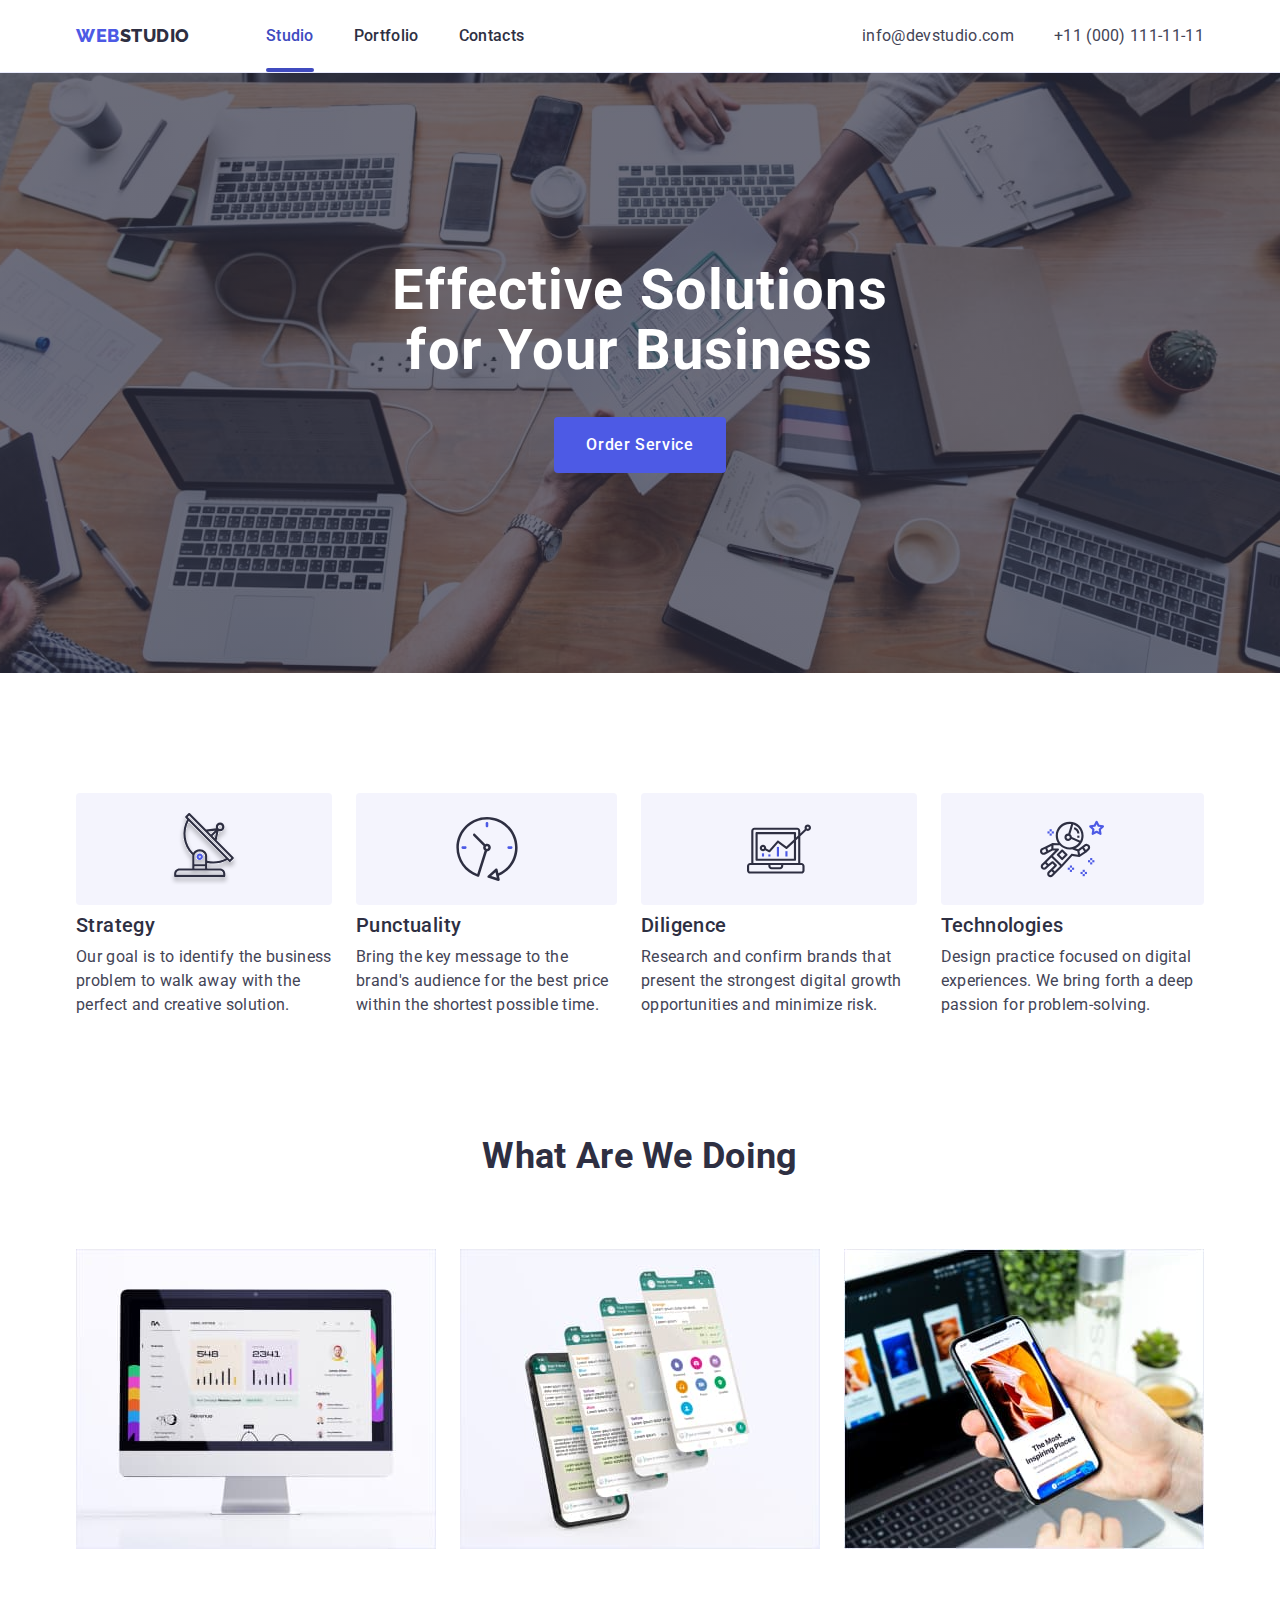
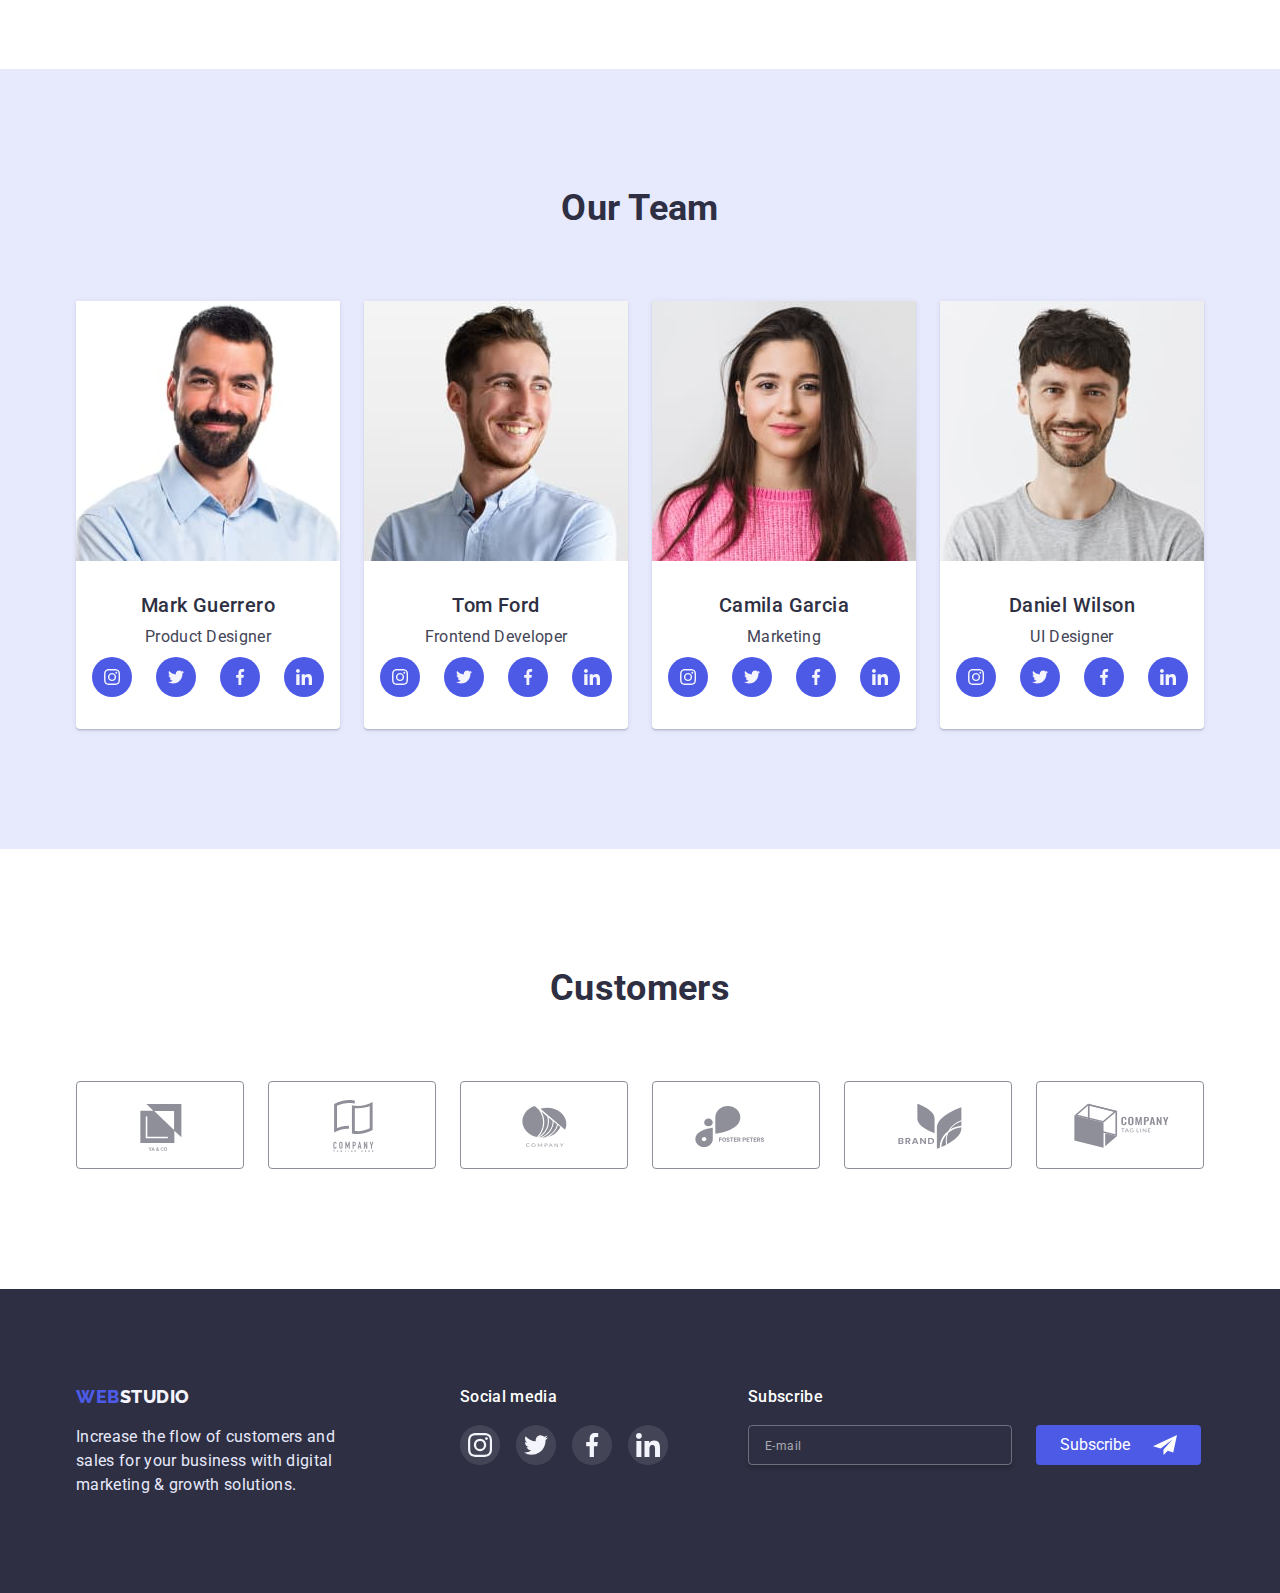
<file: index.html>
<!DOCTYPE html>
<html lang="en">

<head>
    <meta charset="UTF-8">
    <meta http-equiv="X-UA-Compatible" content="IE=edge">
    <meta name="viewport" content="width=device-width, initial-scale=1.0">
    <title>WebStudio</title>
    <link rel="preconnect" href="https://fonts.googleapis.com">
    <link rel="preconnect" href="https://fonts.gstatic.com" crossorigin>
    <link href="https://fonts.googleapis.com/css2?family=Raleway:wght@800&family=Roboto:wght@400;500;700;900&display=swap"
    rel="stylesheet">
    <link rel="stylesheet" href="https://cdnjs.cloudflare.com/ajax/libs/modern-normalize/1.1.0/modern-normalize.min.css">
    <link rel="stylesheet" href="./css/styles.css">
    <link rel="stylesheet" href="./css/mobile.css">
    <link rel="stylesheet" href="./css/tablet.css">
    <link rel="stylesheet" href="./css/desktop.css">
</head>
<body>  
    <header class="page-header">
        <div class="container head-list">
            <div class="mobile-header">
                <a href="./index.html" class="logo">
                    <span class="logo-web">Web</span>Studio
                </a>
                <button type="button" class="btn-menu-burger js-open-menu">
                    <svg class="btn-mobile" width="32" height="32" aria-label="Mobile menu switcher">
                        <use class="icon-burger" href="./images/icons.svg/sprite.svg#icon-tttt"></use>
                    </svg>
                </button>
            </div>
            <div class="changeble-menu">
                <nav class="head-nav">
                    <ul class="site-nav list">
                        <li class="chapter"><a href="./index.html" class="link current">Studio</a></li>
                        <li class="chapter"><a href="./portfolio.html" class="link">Portfolio</a></li>
                        <li class="chapter"><a href="" class="link">Contacts</a></li>
                    </ul>
                </nav>
            </div>
            <div class="contact-address">
                <address class="head-address">
                    <ul class="address-nav list">
                        <li class="chapter"><a href="mailto:info@devstudio.com" class="ping">info@devstudio.com</a></li>
                        <li class="chapter telephone"><a href="tel:+110001111111" class="ping">+11 (000) 111-11-11</a></li>
                    </ul>
                </address>
            </div>
        </div>
    </header>

    <main>
        <section class="section hero">
            <div class="container">
                <h1 class="main-title">Effective Solutions for Your Business</h1>
                <button type="button" class="push" data-modal-open>Order Service</button>
            </div>
        </section>
        
        <section class="section odds">
            <div class="container">
                <h2 class="section-title visually-hidden">Our advantages</h2>
                <ul class="advantages list">
                    <li class="chapter skill">
                        
                        <h3 class="section-item">Strategy</h3>
                        <p class="item-description skills"
                            >Our goal is to identify the business problem to walk away with the perfect and creative solution.</p
                        >
                    </li>
                    <li class="chapter skill">
                        
                        <h3 class="section-item">Punctuality</h3>
                        <p class="item-description skills"
                            >Bring the key message to the brand's audience for the best price within the shortest possible time.</p
                        >
                    </li>
                    <li class="chapter skill">
                        
                        <h3 class="section-item">Diligence</h3>
                        <p class="item-description skills"
                            >Research and confirm brands that present the strongest digital growth opportunities and minimize risk.
                        </p>
                    </li>
                    <li class="chapter skill">
                        
                        <h3 class="section-item">Technologies</h3>
                        <p class="item-description skills"
                            >Design practice focused on digital experiences. We bring forth a deep passion for problem-solving.</p
                        >
                    </li>
                </ul>
            </div>
        </section>
        
        <section class="section work">
            <div class="container">
                <h2 class="section-title">What Are We Doing</h2>
                <ul class="work-nav list">
                    <li class="chapter">
                        <img
                        srcset="./images/doing1-1x.jpg 1x,
                                ./images/doing1-2x.jpg 2x"
                        src="./images/doing1.jpg" alt="profile" width="360" height="300">
                    </li>
                    <li class="chapter">
                        <img
                        srcset="./images/doing2-1x.jpg 1x,
                                ./images/doing2-2x.jpg 2x"
                        src="./images/doing2.jpg" alt="apps" width="360" height="300">
                    </li>
                    <li class="chapter">
                        <img
                        srcset="./images/doing3-1x.jpg 1x,
                                ./images/doing3-2x.jpg 2x"
                        src="./images/doing3.jpg" alt="pictures" width="360" height="300">
                    </li>
                </ul>
            </div>
        </section>
        
        <section class="section tint">
            <div class="container">
                <h2 class="section-title">Our Team</h2>
                <ul class="team-nav list">
                    <li class="chapter">
                        <img
                        srcset="./images/team1-1x.jpg 1x,
                                ./images/team1-2x.jpg 2x"                     
                        src="./images/team1.jpg" alt="Mark Guerrero" width="264" height="260">
                        <div class="team-name">
                            <h3 class="section-item trek">Mark Guerrero</h3>
                            <p class="item-description">Product Designer</p>
                            <ul class="team-link">
                                <li class="team-social">
                                    <a href="" class="btn-social">
                                        <svg class="icon-team-social">
                                            <use href="./images/icons.svg/sprite.svg#icon-instagram"></use>
                                        </svg>
                                    </a>
                                </li>
                                <li class="team-social">
                                    <a href="" class="btn-social">
                                        <svg class="icon-team-social">
                                            <use href="./images/icons.svg/sprite.svg#icon-twitter"></use>
                                        </svg>
                                    </a>
                                </li>
                                <li class="team-social">
                                    <a href="" class="btn-social">
                                        <svg class="icon-team-social">
                                            <use href="./images/icons.svg/sprite.svg#icon-facebook"></use>
                                        </svg>
                                    </a>
                                </li>
                                <li class="team-social">
                                    <a href="" class="btn-social">
                                        <svg class="icon-team-social">
                                            <use href="./images/icons.svg/sprite.svg#icon-linkedin"></use>
                                        </svg>
                                    </a>
                                </li>
                            </ul>
                        </div>
                    </li>
                    <li class="chapter">
                        <img
                        srcset="./images/team2-1x.jpg 1x,
                                ./images/team2-2x.jpg 2x"
                        src="./images/team2.jpg" alt="Tom Ford" width="264" height="260">
                        <div class="team-name">
                            <h3 class="section-item trek">Tom Ford</h3>
                            <p class="item-description">Frontend Developer</p>
                            <ul class="team-link">
                                <li class="team-social">
                                    <a href="" class="btn-social">
                                        <svg class="icon-team-social">
                                            <use href="./images/icons.svg/sprite.svg#icon-instagram"></use>
                                        </svg>
                                    </a>
                                </li>
                                <li class="team-social">
                                    <a href="" class="btn-social">
                                        <svg class="icon-team-social">
                                            <use href="./images/icons.svg/sprite.svg#icon-twitter"></use>
                                        </svg>
                                    </a>
                                </li>
                                <li class="team-social">
                                    <a href="" class="btn-social">
                                        <svg class="icon-team-social">
                                            <use href="./images/icons.svg/sprite.svg#icon-facebook"></use>
                                        </svg>
                                    </a>
                                </li>
                                <li class="team-social">
                                    <a href="" class="btn-social">
                                        <svg class="icon-team-social">
                                            <use href="./images/icons.svg/sprite.svg#icon-linkedin"></use>
                                        </svg>
                                    </a>
                                </li>
                            </ul>
                        </div>
                    </li>
                    <li class="chapter">
                        <img
                        srcset="./images/team3-1x.jpg 1x,
                                ./images/team3-2x.jpg 2x"
                        src="./images/team3.jpg" alt="Camila Garcia" width="264" height="260">
                        <div class="team-name">
                            <h3 class="section-item trek">Camila Garcia</h3>
                            <p class="item-description">Marketing</p>
                            <ul class="team-link">
                                <li class="team-social">
                                    <a href="" class="btn-social">
                                        <svg class="icon-team-social">
                                            <use href="./images/icons.svg/sprite.svg#icon-instagram"></use>
                                        </svg>
                                    </a>
                                </li>
                                <li class="team-social">
                                    <a href="" class="btn-social">
                                        <svg class="icon-team-social">
                                            <use href="./images/icons.svg/sprite.svg#icon-twitter"></use>
                                        </svg>
                                    </a>
                                </li>
                                <li class="team-social">
                                    <a href="" class="btn-social">
                                        <svg class="icon-team-social">
                                            <use href="./images/icons.svg/sprite.svg#icon-facebook"></use>
                                        </svg>
                                    </a>
                                </li>
                                <li class="team-social">
                                    <a href="" class="btn-social">
                                        <svg class="icon-team-social">
                                            <use href="./images/icons.svg/sprite.svg#icon-linkedin"></use>
                                        </svg>
                                    </a>
                                </li>
                            </ul>
                        </div>
                    </li>
                    <li class="chapter">
                        <img
                        srcset="./images/team4-1x.jpg 1x,
                                ./images/team4-2x.jpg 2x"
                        src="./images/team4.jpg" alt="Daniel Wilson" width="264" height="260">
                        <div class="team-name">
                            <h3 class="section-item trek">Daniel Wilson</h3>
                            <p class="item-description">UI Designer</p>
                            <ul class="team-link">
                                <li class="team-social">
                                    <a href="" class="btn-social">
                                        <svg class="icon-team-social">
                                            <use href="./images/icons.svg/sprite.svg#icon-instagram"></use>
                                        </svg>
                                    </a>
                                </li>
                                <li class="team-social">
                                    <a href="" class="btn-social">
                                        <svg class="icon-team-social">
                                            <use href="./images/icons.svg/sprite.svg#icon-twitter"></use>
                                        </svg>
                                    </a>
                                </li>
                                <li class="team-social">
                                    <a href="" class="btn-social">
                                        <svg class="icon-team-social">
                                            <use href="./images/icons.svg/sprite.svg#icon-facebook"></use>
                                        </svg>
                                    </a>
                                </li>
                                <li class="team-social">
                                    <a href="" class="btn-social">
                                        <svg class="icon-team-social">
                                            <use href="./images/icons.svg/sprite.svg#icon-linkedin"></use>
                                        </svg>
                                    </a>
                                </li>
                            </ul>
                        </div>
                    </li>
                </ul>
            </div>
        </section>

        <section class="section customers">
            <div class="container">
                <h2 class="section-title">Customers</h2>
                <ul class="clients-list">
                    <li class="client">
                        <a href="" class="client-page">
                            <svg class="client-icon" width="104" height="56">
                                <use href="./images/icons.svg/sprite.svg#icon-logo-1"></use>
                            </svg>
                        </a>
                    </li>
                    <li class="client">
                        <a href="" class="client-page">
                            <svg class="client-icon" width="104" height="56">
                                <use href="./images/icons.svg/sprite.svg#icon-logo-2"></use>
                            </svg>
                        </a>
                    </li>
                    <li class="client">
                        <a href="" class="client-page">
                            <svg class="client-icon" width="104" height="56">
                                <use href="./images/icons.svg/sprite.svg#icon-logo-3"></use>
                            </svg>
                        </a>
                    </li>
                    <li class="client">
                        <a href="" class="client-page">
                            <svg class="client-icon" width="104" height="56">
                                <use href="./images/icons.svg/sprite.svg#icon-logo-4"></use>
                            </svg>
                        </a>
                    </li>
                    <li class="client">
                        <a href="" class="client-page">
                            <svg class="client-icon" width="104" height="56">
                                <use href="./images/icons.svg/sprite.svg#icon-logo-5"></use>
                            </svg>
                        </a>
                    </li>
                    <li class="client">
                        <a href="" class="client-page">
                            <svg class="client-icon" width="104" height="56">
                                <use href="./images/icons.svg/sprite.svg#icon-logo-6"></use>
                            </svg>
                        </a>
                    </li>
                </ul>
            </div>
        </section>
    </main>

    <footer class="section foot">
        <div class="container foot-info">
            <div class="foot-logo-end">
                <a href="./index.html" class="logo foot-part">
                    <span class="logo-web">Web</span>Studio</a>
                <p class="item-description">Increase the flow of customers and sales for your business with digital marketing & growth
                    solutions.</p>
            </div>

            <div class="foot-social-links">
                <p class="media">Social media</p>
                <ul class="social-list">
                    <li class="social-item">
                        <a href="" class="foot-link-back">
                            <svg class="foot-link-sign" width="24px" height="24px">
                                <use href="./images/icons.svg/sprite.svg#icon-instagram"></use>
                            </svg>
                        </a>
                    </li>
                    <li class="social-item">
                        <a href="" class="foot-link-back">
                            <svg class="foot-link-sign" width="24px" height="24px">
                                <use href="./images/icons.svg/sprite.svg#icon-twitter"></use>
                            </svg>
                        </a>
                    </li>
                    <li class="social-item">
                        <a href="" class="foot-link-back">
                            <svg class="foot-link-sign" width="24px" height="24px">
                                <use href="./images/icons.svg/sprite.svg#icon-facebook"></use>
                            </svg>
                        </a>
                    </li>
                    <li class="social-item">
                        <a href="" class="foot-link-back">
                            <svg class="foot-link-sign" width="24px" height="24px">
                                <use href="./images/icons.svg/sprite.svg#icon-linkedin"></use>
                            </svg>
                        </a>
                    </li>
                </ul>
            </div>

            <form class="subscribe-form" autocomplete="off">
                <p class="media">Subscribe</p>
                <div class="subscribe-field">
                    <label class="subscribe-label">
                        <input type="email" name="email" class="subscribe-input" placeholder="E-mail">
                    </label>
                    <button type="submit" class="btn-subscribe">
                        Subscribe
                        <svg class="subscribe-icon" width="24" height="24">
                            <use href="./images/icons.svg/sprite.svg#icon-3333lusy"></use>
                        </svg>
                    </button>
                </div>
            </form>
        </div>   
    </footer>

    <!-- Modal -->
    <div class="backdrop is-hidden" data-modal>
        <div class="modal">
            <button type="button" class="modal-close" data-modal-close>
                <svg class="btn-modal" width="8" height="8">
                    <use href="./images/icons.svg/sprite.svg#icon-xrestuk"></use>
                </svg>
            </button>
            <form autocomplete="off">
                <b class="modal-topic">Leave your contacts and we will call you back</b>
                <label class="modal-item">
                    <span class="input-name">Name</span>
                    <input type="text" name="name">
                    <span class="person-input">
                        <svg class="input-icon" width="18" height="24">
                            <use href="./images/icons.svg/sprite.svg#icon-persoma"></use>
                        </svg>
                    </span>
                </label>

                <label class="modal-item">
                    <span class="input-name">Phone</span>
                    <input type="tel" name="tel">
                    <span class="person-input">
                        <svg class="input-icon" width="18" height="24">
                            <use href="./images/icons.svg/sprite.svg#icon-tel111"></use>
                        </svg>
                    </span>
                </label>

                <label class="modal-item">
                    <span class="input-name">Email</span>
                    <input type="email" name="email" autocomplete="on">
                    <span class="person-input">
                        <svg class="input-icon" width="18" height="24">
                            <use href="./images/icons.svg/sprite.svg#icon-em222"></use>
                        </svg>
                    </span>
                </label>

                <label class="modal-item comment">
                    <span class="input-name">Comment</span>
                    <textarea name="comment" placeholder="Text input"></textarea>
                </label>

                <label class="modal-policy">
                    <input class="checkbox" type="checkbox" name="privacy policy">
                    <span class="logo-check">
                        <svg class="check" width="10" height="8">
                            <use href="./images/icons.svg/sprite.svg#icon-11111galo"></use>
                        </svg>
                    </span>
                I accept the terms and conditions of the <span>
                    <a href="#">Privacy Policy</a>
                </span>
                </label>

                <button type="submit" class="btn-send">Send</button>
            </form>
        </div>
    </div>

    <!-- Mobile menu -->
    <div class="mobile-menu js-menu-container">

        <!-- Mobile menu's button close -->
        <div class="mobile-btn-close">
            <button type="button" class="btn-menu-close js-close-menu">
                <svg class="btn-cross" width="8" height="8" aria-label="Mobile menu switcher">
                    <use class="icon-cross" href="./images/icons.svg/sprite.svg#icon-xrestuk"></use>
                </svg>
            </button>
        </div>

        <!-- Mobile menu's navigation -->
        <div class="mobile-navigation">
            <nav class="mob-nav">
                <ul class="mob-list list">
                    <li class="chapter"><a href="./index.html" class="link current mob-menu-open">Studio</a></li>
                    <li class="chapter"><a href="./portfolio.html" class="link ">Portfolio</a></li>
                    <li class="chapter"><a href="" class="link">Contacts</a></li>
                </ul>
            </nav>   
        </div>
        
        <!-- Mobile menu's address & social -->
        <div class="mobile-social">
            <address class="menu-address">
                <ul class="address-mob list">
                    <li class="chapter menu-mail">
                        <a href="mailto:info@devstudio.com" class="ping-mob">info@devstudio.com</a>
                    </li>
                    <li class="chapter menu-tel">
                        <a href="tel:+110001111111" class="ping-mob mobil">+11 (000) 111-11-11</a>
                    </li>
                </ul>
            
                <ul class="mob-social-list">
                    <li class="chapter-social">
                        <a href="" class="mobile-link">
                            <svg class="mob-social-icon" width="24" height="24">
                                <use href="./images/icons.svg/sprite.svg#icon-instagram"></use>
                            </svg>
                        </a>
                    </li>
                    <li class="chapter-social">
                        <a href="" class="mobile-link">
                            <svg class="mob-social-icon" width="24" height="24">
                                <use href="./images/icons.svg/sprite.svg#icon-twitter"></use>
                            </svg>
                        </a>
                    </li>
                    <li class="chapter-social">
                        <a href="" class="mobile-link">
                            <svg class="mob-social-icon" width="24" height="24">
                                <use href="./images/icons.svg/sprite.svg#icon-facebook"></use>
                            </svg>
                        </a>
                    </li>
                    <li class="chapter-social">
                        <a href="" class="mobile-link">
                            <svg class="mob-social-icon" width="24" height="24">
                                <use href="./images/icons.svg/sprite.svg#icon-linkedin"></use>
                            </svg>
                        </a>
                    </li>
                </ul>
            </address>
        </div>
    </div>

    <script src="./js/modal.js"></script>
    <script src="./js/mobile-menu.js"></script>
</body>
</html>
</file>
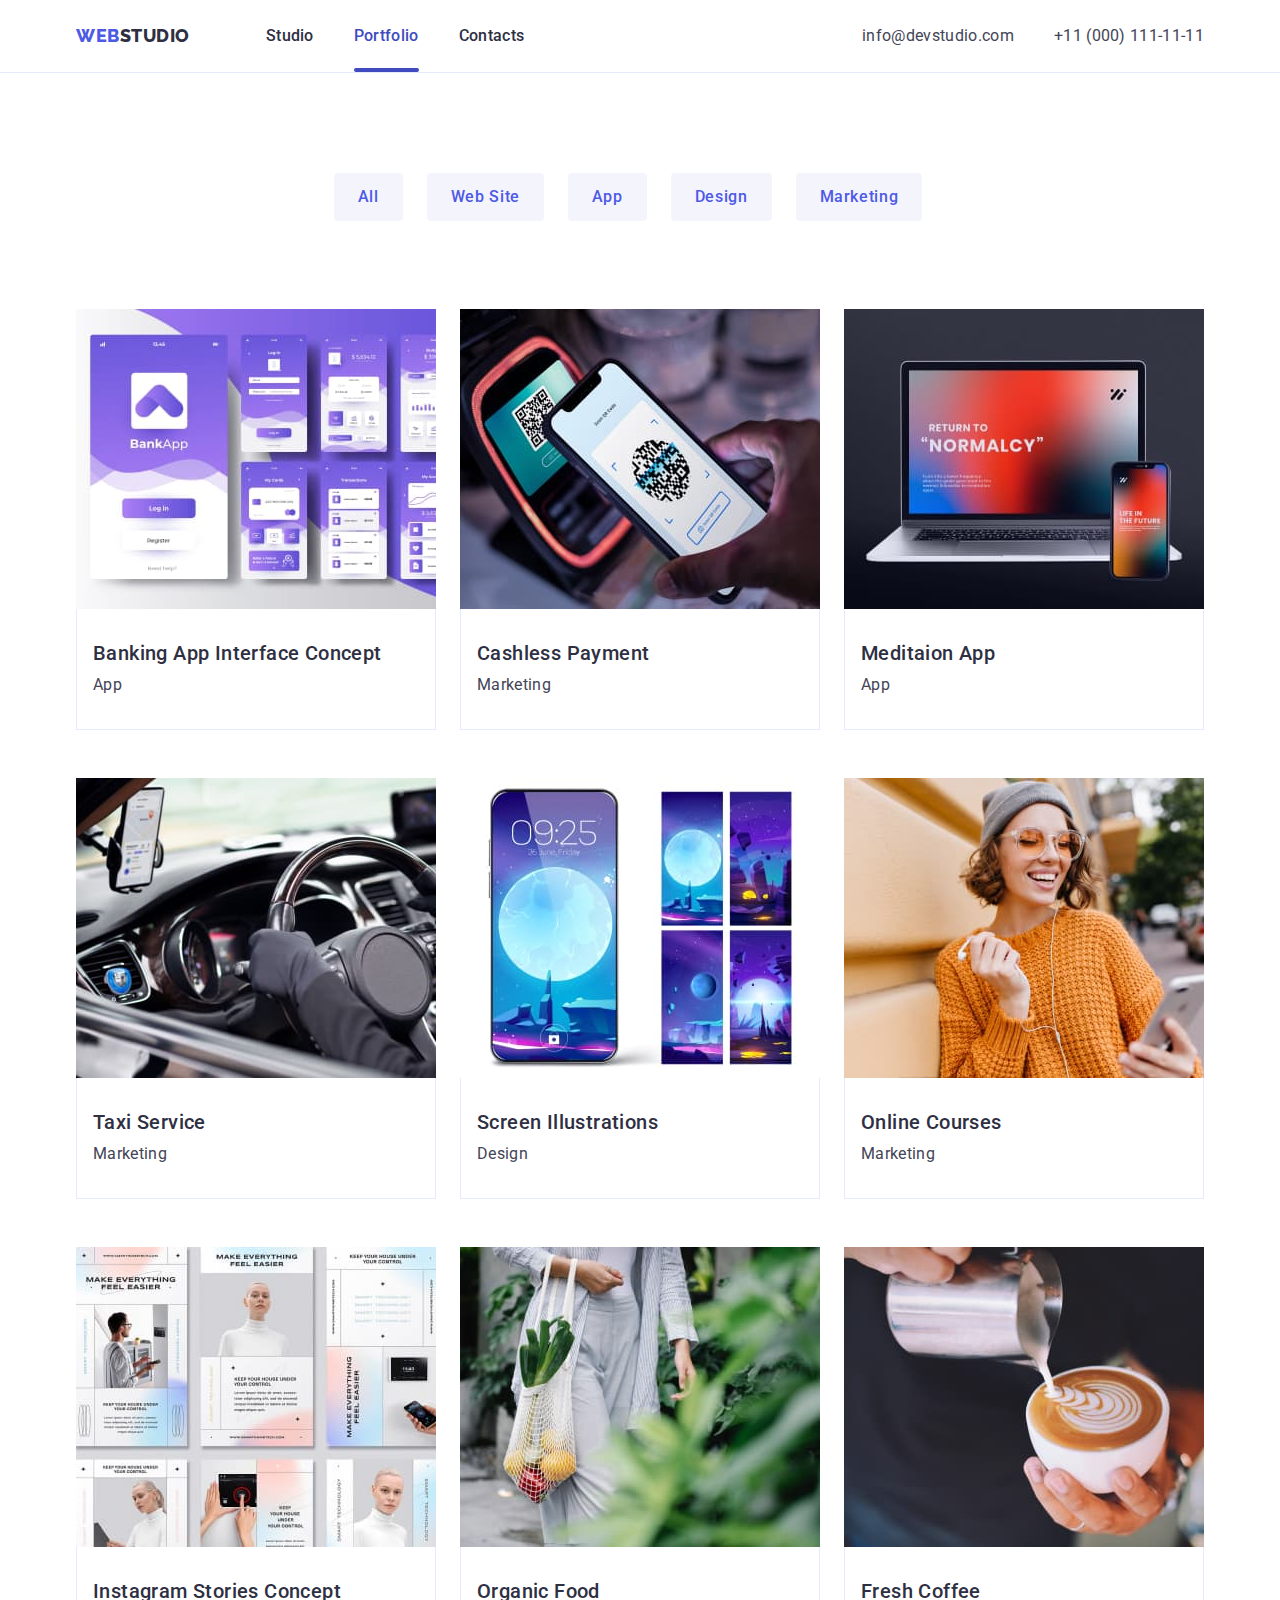
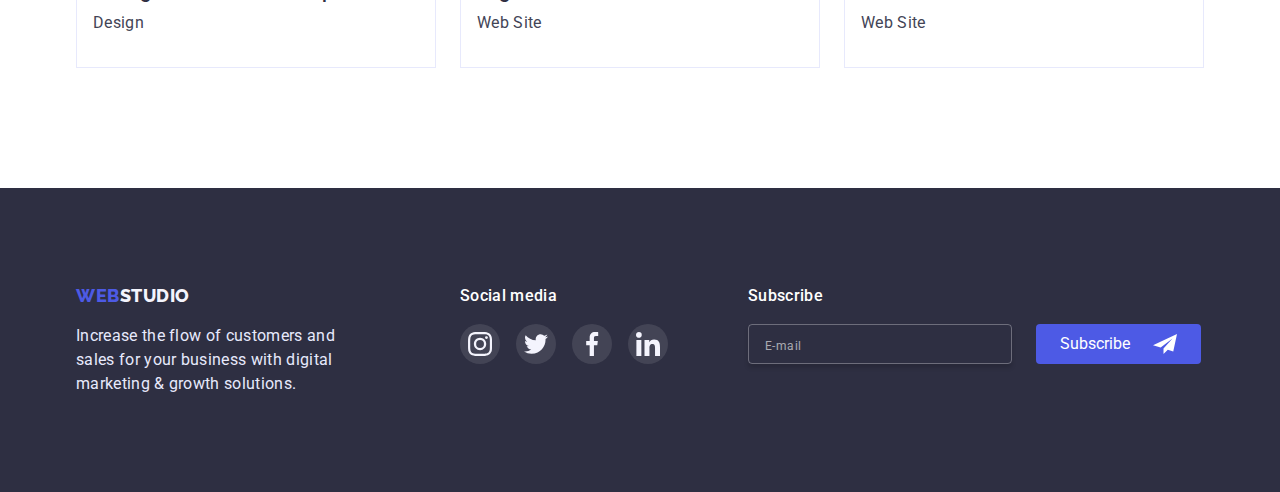
<file: portfolio.html>
<!DOCTYPE html>
<html lang="en">

<head>
    <meta charset="UTF-8">
    <meta http-equiv="X-UA-Compatible" content="IE=edge">
    <meta name="viewport" content="width=device-width, initial-scale=1.0">
    <title>Portfolio</title>
    <link rel="preconnect" href="https://fonts.googleapis.com">
    <link rel="preconnect" href="https://fonts.gstatic.com" crossorigin>
    <link href="https://fonts.googleapis.com/css2?family=Raleway:wght@800&family=Roboto:wght@400;500;700;900&display=swap"
    rel="stylesheet">
    <link rel="stylesheet" href="https://cdnjs.cloudflare.com/ajax/libs/modern-normalize/1.1.0/modern-normalize.min.css">
    <link rel="stylesheet" href="./css/styles.css">
    <link rel="stylesheet" href="./css/mobile.css">
    <link rel="stylesheet" href="./css/tablet.css">
    <link rel="stylesheet" href="./css/desktop.css">
</head>

<body>
    <header class="page-header">
        <div class="container head-list">
            <div class="mobile-header">
                <a href="./index.html" class="logo">
                    <span class="logo-web">Web</span>Studio
                </a>
                <button type="button" class="btn-menu-burger js-open-menu">
                    <svg class="btn-mobile" width="32" height="32" aria-label="Mobile menu switcher">
                        <use class="icon-burger" href="./images/icons.svg/sprite.svg#icon-tttt"></use>
                    </svg>
                </button>
            </div>
            <div class="changeble-menu">
                <nav class="head-nav">
                    <ul class="site-nav list">
                        <li class="chapter"><a href="./index.html" class="link">Studio</a></li>
                        <li class="chapter"><a href="./portfolio.html" class="link current">Portfolio</a></li>
                        <li class="chapter"><a href="" class="link">Contacts</a></li>
                    </ul>
                </nav>
            </div>
            <div class="contact-address">
                <address class="head-address">
                    <ul class="address-nav list">
                        <li class="chapter"><a href="mailto:info@devstudio.com" class="ping">info@devstudio.com</a></li>
                        <li class="chapter"><a href="tel:+110001111111" class="ping mobil">+11 (000) 111-11-11</a></li>
                    </ul>
                </address>
            </div>
        </div>
    </header>

    <main>
        <section class="section options">
            <div class="container">
                <h1 class="section-title visually-hidden">Examples of works</h1>
                <ul class="btn-list list">
                    <li class="chapter"><button type="button" class="btn-push">All</button></li>
                    <li class="chapter"><button type="button" class="btn-push">Web Site</button></li>
                    <li class="chapter"><button type="button" class="btn-push">App</button></li>
                    <li class="chapter"><button type="button" class="btn-push">Design</button></li>
                    <li class="chapter"><button type="button" class="btn-push">Marketing</button></li>
                </ul>
                
                <ul class="cards-nav list">
                    <li class="chapter">
                        <a href="#" class="galary">
                            <div class="img-product">
                                <picture>
                                    <source
                                      srcset="./images/banking-app-pc.jpg 1x, ./images/banking-app-pc@2x.jpg 2x"
                                      media="(min-width: 1200px)"
                                    />
                                    <source
                                      srcset="
                                        ./images/banking-app-tablet.jpg    1x,
                                        ./images/banking-app-tablet@2x.jpg 2x
                                      "
                                      media="(min-width: 768px)"
                                    />
                                    <source
                                      srcset="./images/banking-app-mob.jpg 1x, ./images/banking-app-mob@2x.jpg 2x"
                                      media="(min-width: 320px)"
                                    />
                                    <img
                                      class="img"
                                      src="./images/banking-app-mob.jpg"
                                      alt="Banking app"
                                      loading="lazy"
                                    />
                                  </picture>
                                <div class="card-product">
                                    <p class="card-text">14 Stylish and User-Friendly App Design Concepts · Task Manager App · Calorie Tracker App ·
                                        Exotic Fruit Ecommerce App ·
                                        Cloud Storage App</p>
                                </div>
                            </div>
                            <div class="card-name">
                                <h2 class="section-item">Banking App Interface Concept</h2>
                                <p class="item-description">App</p>
                            </div>
                        </a>
                    </li>
                    <li class="chapter">
                        <a href="#" class="galary">
                            <div class="img-product">
                                <picture>
                                    <source
                                      srcset="./images/cashless-pc.jpg 1x, ./images/cashless-pc@2x.jpg 2x"
                                      media="(min-width: 1200px)"
                                    />
                                    <source
                                      srcset="./images/cashless-tablet.jpg 1x, ./images/cashless-tablet@2x.jpg 2x"
                                      media="(min-width: 768px)"
                                    />
                                    <source
                                      srcset="./images/cashless-mob.jpg 1x, ./images/cashless-mob@2x.jpg 2x"
                                      media="(min-width: 320px)"
                                    />
                                    <img
                                      class="img"
                                      src="./images/cashless-mob.jpg"
                                      alt="Banking app"
                                      loading="lazy"
                                    />
                                  </picture>
                                <div class="card-product">
                                    <p class="card-text">14 Stylish and User-Friendly App Design Concepts · Task Manager App · Calorie Tracker App ·
                                        Exotic Fruit Ecommerce App ·
                                        Cloud Storage App</p>
                                </div>
                            </div>
                            <div class="card-name">
                                <h2 class="section-item">Cashless Payment</h2>
                                <p class="item-description">Marketing</p>
                            </div>
                        </a>
                    </li>
                    <li class="chapter">
                        <a href="#" class="galary">
                            <div class="img-product">
                                <picture>
                                    <source
                                      srcset="
                                        ./images/meditation-app-pc.jpg    1x,
                                        ./images/meditation-app-pc@2x.jpg 2x
                                      "
                                      media="(min-width: 1200px)"
                                    />
                                    <source
                                      srcset="
                                        ./images/meditation-app-tablet.jpg    1x,
                                        ./images/meditation-app-tablet@2x.jpg 2x
                                      "
                                      media="(min-width: 768px)"
                                    />
                                    <source
                                      srcset="
                                        ./images/meditation-app-mob.jpg    1x,
                                        ./images/meditation-app-mob@2x.jpg 2x
                                      "
                                      media="(min-width: 320px)"
                                    />
                                    <img
                                      class="img"
                                      src="./images/meditation-app-mob.jpg"
                                      alt="Banking app"
                                      loading="lazy"
                                    />
                                  </picture>
                                <div class="card-product">
                                    <p class="card-text">14 Stylish and User-Friendly App Design Concepts · Task Manager App · Calorie Tracker App ·
                                        Exotic Fruit Ecommerce App ·
                                        Cloud Storage App</p>
                                </div>
                            </div>
                            <div class="card-name">
                                <h2 class="section-item">Meditaion App</h2>
                                <p class="item-description">App</p>
                            </div>
                        </a>
                    </li>
                    <li class="chapter">
                        <a href="#" class="galary">
                            <div class="img-product">
                                <picture>
                                    <source
                                      srcset="./images/taxi-service-pc.jpg 1x, ./images/taxi-service-pc@2x.jpg 2x"
                                      media="(min-width: 1200px)"
                                    />
                                    <source
                                      srcset="
                                        ./images/taxi-service-tablet.jpg    1x,
                                        ./images/taxi-service-tablet@2x.jpg 2x
                                      "
                                      media="(min-width: 768px)"
                                    />
                                    <source
                                      srcset="./images/taxi-service-mob.jpg 1x, ./images/taxi-service-mob@2x.jpg 2x"
                                      media="(min-width: 320px)"
                                    />
                                    <img
                                      class="img"
                                      src="./images/taxi-service-mob.jpg"
                                      alt="Banking app"
                                      loading="lazy"
                                    />
                                  </picture>
                                <div class="card-product">
                                    <p class="card-text">14 Stylish and User-Friendly App Design Concepts · Task Manager App · Calorie Tracker App ·
                                        Exotic Fruit Ecommerce App ·
                                        Cloud Storage App</p>
                                </div>
                            </div>
                            <div class="card-name">
                                <h2 class="section-item">Taxi Service</h2>
                                <p class="item-description">Marketing</p>
                            </div>
                        </a>
                    </li>
                    <li class="chapter">
                        <a href="#" class="galary">
                            <div class="img-product">
                                <picture>
                                    <source
                                      srcset="./images/screen-pc.jpg 1x, ./images/screen-pc@2x.jpg 2x"
                                      media="(min-width: 1200px)"
                                    />
                                    <source
                                      srcset="./images/screen-tablet.jpg 1x, ./images/screen-tablet@2x.jpg 2x"
                                      media="(min-width: 768px)"
                                    />
                                    <source
                                      srcset="./images/screen-mob.jpg 1x, ./images/screen-mob@2x.jpg 2x"
                                      media="(min-width: 320px)"
                                    />
                                    <img
                                      class="img"
                                      src="./images/screen-mob.jpg"
                                      alt="Banking app"
                                      loading="lazy"
                                    />
                                  </picture>
                                <div class="card-product">
                                    <p class="card-text">14 Stylish and User-Friendly App Design Concepts · Task Manager App · Calorie Tracker App ·
                                        Exotic Fruit Ecommerce App ·
                                        Cloud Storage App</p>
                                </div>
                            </div>
                            <div class="card-name">
                                <h2 class="section-item">Screen Illustrations</h2>
                                <p class="item-description">Design</p>
                            </div>
                        </a>
                    </li>
                    <li class="chapter">
                        <a href="#" class="galary">
                            <div class="img-product">
                                <picture>
                                    <source
                                      srcset="
                                        ./images/online-courses-pc.jpg    1x,
                                        ./images/online-courses-pc@2x.jpg 2x
                                      "
                                      media="(min-width: 1200px)"
                                    />
                                    <source
                                      srcset="
                                        ./images/online-courses-tablet.jpg    1x,
                                        ./images/online-courses-tablet@2x.jpg 2x
                                      "
                                      media="(min-width: 768px)"
                                    />
                                    <source
                                      srcset="
                                        ./images/online-courses-mob.jpg    1x,
                                        ./images/online-courses-mob@2x.jpg 2x
                                      "
                                      media="(min-width: 320px)"
                                    />
                                    <img
                                      class="img"
                                      src="./images/online-courses-mob.jpg"
                                      alt="Banking app"
                                      loading="lazy"
                                    />
                                  </picture>
                                <div class="card-product">
                                    <p class="card-text">14 Stylish and User-Friendly App Design Concepts · Task Manager App · Calorie Tracker App ·
                                        Exotic Fruit Ecommerce App ·
                                        Cloud Storage App</p>
                                </div>
                            </div>
                            <div class="card-name">
                                <h2 class="section-item">Online Courses</h2>
                                <p class="item-description">Marketing</p>
                            </div>
                        </a>
                    </li>
                    <li class="chapter">
                        <a href="#" class="galary">
                            <div class="img-product">
                                <picture>
                                    <source
                                      srcset="./images/instagram-pc.jpg 1x, ./images/instagram-pc@2x.jpg 2x"
                                      media="(min-width: 1200px)"
                                    />
                                    <source
                                      srcset="./images/instagram-tablet.jpg 1x, ./images/instagram-tablet@2x.jpg 2x"
                                      media="(min-width: 768px)"
                                    />
                                    <source
                                      srcset="./images/instagram-mob.jpg 1x, ./images/instagram-mob@2x.jpg 2x"
                                      media="(min-width: 320px)"
                                    />
                                    <img
                                      class="img"
                                      src="./images/instagram-mob.jpg"
                                      alt="Banking app"
                                      loading="lazy"
                                    />
                                  </picture>
                                <div class="card-product">
                                    <p class="card-text">14 Stylish and User-Friendly App Design Concepts · Task Manager App · Calorie Tracker App ·
                                        Exotic Fruit Ecommerce App ·
                                        Cloud Storage App</p>
                                </div>
                            </div>
                            <div class="card-name">
                                <h2 class="section-item">Instagram Stories Concept</h2>
                                <p class="item-description">Design</p>
                            </div>
                        </a>
                    </li>
                    <li class="chapter">
                        <a href="#" class="galary">
                            <div class="img-product">
                                <picture>
                                    <source
                                      srcset="./images/organic-food-pc.jpg 1x, ./images/organic-food-pc@2x.jpg 2x"
                                      media="(min-width: 1200px)"
                                    />
                                    <source
                                      srcset="
                                        ./images/organic-food-tablet.jpg    1x,
                                        ./images/organic-food-tablet@2x.jpg 2x
                                      "
                                      media="(min-width: 768px)"
                                    />
                                    <source
                                      srcset="./images/organic-food-mob.jpg 1x, ./images/organic-food-mob@2x.jpg 2x"
                                      media="(min-width: 320px)"
                                    />
                                    <img
                                      class="img"
                                      src="./images/organic-food-mob.jpg"
                                      alt="Banking app"
                                      loading="lazy"
                                    />
                                  </picture>
                                <div class="card-product">
                                    <p class="card-text">14 Stylish and User-Friendly App Design Concepts · Task Manager App · Calorie Tracker App ·
                                        Exotic Fruit Ecommerce App ·
                                        Cloud Storage App</p>
                                </div>
                            </div>
                            <div class="card-name">
                                <h2 class="section-item">Organic Food</h2>
                                <p class="item-description">Web Site</p>
                            </div>
                        </a>
                    </li>
                    <li class="chapter">
                        <a href="#" class="galary">
                            <div class="img-product">
                                <picture>
                                    <source
                                      srcset="./images/fresh-coffee-pc.jpg 1x, ./images/fresh-coffee-pc@2x.jpg 2x"
                                      media="(min-width: 1200px)"
                                    />
                                    <source
                                      srcset="
                                        ./images/fresh-coffee-tablet.jpg    1x,
                                        ./images/fresh-coffee-tablet@2x.jpg 2x
                                      "
                                      media="(min-width: 768px)"
                                    />
                                    <source
                                      srcset="./images/fresh-coffee-mob.jpg 1x, ./images/fresh-coffee-mob@2x.jpg 2x"
                                      media="(min-width: 320px)"
                                    />
                                    <img
                                      class="img"
                                      src="./images/fresh-coffee-mob.jpg"
                                      alt="Banking app"
                                      loading="lazy"
                                    />
                                  </picture>
                                <div class="card-product">
                                    <p class="card-text">14 Stylish and User-Friendly App Design Concepts · Task Manager App · Calorie Tracker App ·
                                        Exotic Fruit Ecommerce App ·
                                        Cloud Storage App</p>
                                </div>
                            </div>
                            <div class="card-name">
                                <h2 class="section-item">Fresh Coffee</h2>
                                <p class="item-description">Web Site</p>
                            </div>
                        </a>
                    </li>
                </ul>
            </div>
        </section>
    </main>

    <footer class="section foot">
        <div class="container foot-info">
            <div class="foot-logo-end">
                <a href="./index.html" class="logo foot-part">
                    <span class="logo-web">Web</span>Studio</a>
                <p class="item-description">Increase the flow of customers and sales for your business with digital
                    marketing & growth
                    solutions.</p>
            </div>

            <div class="foot-social-links">
                <h2 class="media">Social media</h2>
                <ul class="social-list">
                    <li class="social-item">
                        <a href="" class="foot-link-back">
                            <svg class="foot-link-sign" width="24px" height="24px">
                                <use href="./images/icons.svg/sprite.svg#icon-instagram"></use>
                            </svg>
                        </a>
                    </li>
                    <li class="social-item">
                        <a href="" class="foot-link-back">
                            <svg class="foot-link-sign" width="24px" height="24px">
                                <use href="./images/icons.svg/sprite.svg#icon-twitter"></use>
                            </svg>
                        </a>
                    </li>
                    <li class="social-item">
                        <a href="" class="foot-link-back">
                            <svg class="foot-link-sign" width="24px" height="24px">
                                <use href="./images/icons.svg/sprite.svg#icon-facebook"></use>
                            </svg>
                        </a>
                    </li>
                    <li class="social-item">
                        <a href="" class="foot-link-back">
                            <svg class="foot-link-sign" width="24px" height="24px">
                                <use href="./images/icons.svg/sprite.svg#icon-linkedin"></use>
                            </svg>
                        </a>
                    </li>
                </ul>
            </div>

            <form class="subscribe-form" autocomplete="off">
                <p class="media">Subscribe</p>
                <div class="subscribe-field">
                    <label class="subscribe-label">
                        <input type="email" name="email" class="subscribe-input" placeholder="E-mail">
                    </label>
                    <button type="submit" class="btn-subscribe">
                        Subscribe
                        <svg class="subscribe-icon" width="24" height="24">
                            <use href="./images/icons.svg/sprite.svg#icon-3333lusy"></use>
                        </svg>
                    </button>
                </div>
            </form>
        </div>
    </footer>

    <!-- Mobile menu -->
    <div class="mobile-menu js-menu-container">
    
        <!-- Mobile menu's button close -->
        <div class="mobile-btn-close">
            <button type="button" class="btn-menu-close js-close-menu">
                <svg class="btn-cross" width="8" height="8" aria-label="Mobile menu switcher">
                    <use class="icon-cross" href="./images/icons.svg/sprite.svg#icon-xrestuk"></use>
                </svg>
            </button>
        </div>
    
        <!-- Mobile menu's navigation -->
        <div class="mobile-navigation">
            <nav class="mob-nav">
                <ul class="mob-list list">
                    <li class="chapter"><a href="./index.html" class="link ">Studio</a></li>
                    <li class="chapter"><a href="./portfolio.html" class="link current mob-menu-open">Portfolio</a></li>
                    <li class="chapter"><a href="" class="link">Contacts</a></li>
                </ul>
            </nav>
        </div>
    
        <!-- Mobile menu's address & social -->
        <div class="mobile-social">
            <address class="menu-address">
                <ul class="address-mob list">
                    <li class="chapter menu-mail">
                        <a href="mailto:info@devstudio.com" class="ping-mob">info@devstudio.com</a>
                    </li>
                    <li class="chapter menu-mail">
                        <a href="tel:+110001111111" class="ping-mob mobil">+11 (000) 111-11-11</a>
                    </li>
                </ul>
    
                <ul class="mob-social-list">
                    <li class="chapter-social">
                        <a href="" class="mobile-link">
                            <svg class="mob-social-icon" width="24" height="24">
                                <use href="./images/icons.svg/sprite.svg#icon-instagram"></use>
                            </svg>
                        </a>
                    </li>
                    <li class="chapter-social">
                        <a href="" class="mobile-link">
                            <svg class="mob-social-icon" width="24" height="24">
                                <use href="./images/icons.svg/sprite.svg#icon-twitter"></use>
                            </svg>
                        </a>
                    </li>
                    <li class="chapter-social">
                        <a href="" class="mobile-link">
                            <svg class="mob-social-icon" width="24" height="24">
                                <use href="./images/icons.svg/sprite.svg#icon-facebook"></use>
                            </svg>
                        </a>
                    </li>
                    <li class="chapter-social">
                        <a href="" class="mobile-link">
                            <svg class="mob-social-icon" width="24" height="24">
                                <use href="./images/icons.svg/sprite.svg#icon-linkedin"></use>
                            </svg>
                        </a>
                    </li>
                </ul>
            </address>
        </div>
    </div>
    

    <script src="./js/mobile-menu.js"></script>
</body>
</html>
</file>
<file: css/styles.css>
:root {
    --primary-background-color: #ffffff;
    --secondary-background-color: #2E2F42;
    --hero-text-color: #ffffff;
    --header-background-color: #E7E9FC;
    --footer-text-color: #E7E9FC;
    --main-text-color: #434456;
    --title-text-color: #2e2f42;
    --accent-color: #404BBF;
    --logo-part-color: #4d5ae5;
    --footer-logo-part: #F4F4FD;
    --footer-social-hover: #31D0AA;
    --custumer-logo-color: #8e8f99;
    --modal-bg-color: #FCFCFC;
    --modal-btn-color: #000000;
    --modal-policy-color: #757575;
    --modal-text-color: #8E8F99;

    --animation-function: cubic-bezier(0.4, 0, 0.2, 1);
    --animation-duration: 250ms;
}

/* Body */
 body{
    scroll-behavior:smooth;
 }

 body {
    margin: 0;
    padding: 0;
    background-color: var(--primary-background-color);
    color: var(--main-text-color);

    font-family: 'Roboto', sans-serif;
    letter-spacing: 0.02em;
    font-size: 16px;
    line-height: 1.5;
}

.list {
    list-style: none;
    margin: 0;
}

ul {
    padding: 0;
}

img {
    display: block;
}

.container {
    width: 100%;
    margin: 0 auto;
    padding-left: 15px;
    padding-right: 15px;

    /* outline: 2px solid green; */
}

.item-description {
    margin: 0;
}

.section-title,
.section-item {
    color: var(--title-text-color);
}

.section-title {
    margin-top: 0;
    margin-bottom: 72px;
    font-weight: 700;
    font-size: 36px;
    line-height: 1.11;
    text-align: center;
}

.section-item {
    
    margin-top: 0;
    margin-right: auto;
    margin-bottom: 8px;

    font-weight: 500;
    font-size: 20px;
    line-height: 1.2;
    letter-spacing: 0.02em;
}

/* Visually hidden */

.visually-hidden {
    position: absolute;
    width: 1px;
    height: 1px;
    margin: -1px;
    border: 0;
    padding: 0;

    white-space: nowrap;
    clip-path: inset(100%);
    clip: rect(0 0 0 0);
    overflow: hidden;
}

/* header */

.page-header {
    padding: 24px 0;
    border-bottom: 1px solid var(--header-background-color);
}

.logo {
    color: var(--title-text-color);

    font-family: 'Raleway', sans-serif;
    font-weight: 800;
    font-size: 18px;
    line-height: 1.33;
    letter-spacing: 0.03em;
    text-transform: uppercase;
    text-decoration-line: none;
}

.logo-web {
    color: var(--logo-part-color);
}



.btn-menu-burger {
    display: inline-flex;
    margin: 0;
    padding: 0;
    background-color: transparent;
    border: none;
}

.btn-menu-burger .btn-mobile:focus,
.btn-menu-burger .btn-mobile:hover {
    fill: var(--accent-color);
}

/* Mobile menu */

.mobile-menu {
    position: fixed;
    
    /* transform: translateY(-100%); */
    transform: scaleY(0);
    transition: transform 800ms var(--animation-function);

    z-index: 666;
    /* opacity: 0; */
    /* visibility: hidden; */
    pointer-events: none;
    transform-origin: bottom;

    display: flex;
    flex-direction: column;
    top: 0;
    left: 0;
    width: 100vw;
    height: 100vh;
    padding-top: 80px;
    padding-left: 40px;
    padding-bottom: 40px;
    background-color: var(--hero-text-color);
    box-shadow: 0px 2px 1px rgba(46, 47, 66, 0.08), 0px 1px 1px rgba(46, 47, 66, 0.16), 0px 1px 6px rgba(46, 47, 66, 0.08);
}

.mobile-menu.is-open {
    /* transform: translateY(0); */
    transform: scaleY(1);
    transform-origin: top;

    transition: transform 800ms var(--animation-function);
    /* opacity 1ms var(--animation-function) 999ms, */
    /* visibility 1ms var(--animation-function) 999ms; */
    
    /* opacity: 1; */
    /* visibility: visible; */
    pointer-events: all;
}

.mobile-menu.is-open .link.mob-menu-open {
    color: var(--accent-color);
}

.mobile-menu .mobile-social {
    margin-top: auto;
}

.btn-menu-close {
    position: absolute;
    top: 24px;
    right: 24px;
    display: inline-flex;
    align-items: center;
    justify-content: center;
    width: 24px;
    height: 24px;
    border: 1px solid rgba(0, 0, 0, 0.1);
    border-radius: 50%;
    background-color: var(--header-background-color);
}

.btn-menu-close:focus,
.btn-menu-close:hover {
    background-color: var(--accent-color);
    fill: var(--hero-text-color);
}

.mob-nav .link {
    transition: color var(--animation-duration) var(--animation-function);

    display: block;

    color: var(--title-text-color);

    font-weight: 700;
    font-size: 36px;
    line-height: 1.11;
    letter-spacing: 0.02em;
    text-decoration-line: none;
}

.mob-nav .link:hover,
.mob-nav .link:focus {
    color: var(--accent-color);
}

.address-mob {
    display: flex;
    flex-direction: column-reverse;
}

.address-mob .ping-mob {
    display: block;
}

.address-mob .ping-mob:hover,
.address-mob .ping-mob:focus {
    color: var(--accent-color);
}

.ping-mob {
    transition: color var(--animation-duration) var(--animation-function);

    color: var(--main-text-color);
    
    font-style: normal;
    font-weight: 500;
    font-size: 20px;
    line-height: 1.2;
    letter-spacing: 0.02em;
    color: var(--logo-part-color);
    /* margin-bottom: 48px; */
    text-decoration-line: none;
}


.ping-mob.mobil {
    font-weight: 700;
    font-size: 36px;
    line-height: 1.11;
    letter-spacing: 0.02em;

    /* margin-bottom: 40px; */
    color: var(--logo-part-color);
}

.menu-address {
    margin-top: auto;
}

/* Mobile menu's social */

.mob-social-list {
    display: flex;
    margin: 0;
    padding: 0;
}

.chapter-social {
    list-style: none;
    width: 40px;
    height: 40px;
}

.chapter-social:not(:last-child) {
    margin-right: 56px;
}

.chapter-social .mobile-link {
    display: flex;
    align-items: center;
    justify-content: center;
    width: 100%;
    height: 100%;
    border-radius: 50%;
    border: none;
    background-color: var(--logo-part-color);
}

.chapter-social .mobile-link:focus,
.chapter-social .mobile-link:hover {
    background-color: var(--accent-color);
}



/* main hero */


.section.hero {
    padding-top: 112px;
    padding-bottom: 112px;
    /* max-width: 428px; */
    /* width: 100%; */
    height: 432px;
    margin-left: auto;
    margin-right: auto;
    background-image: linear-gradient(to right,
            rgba(46, 47, 66, 0.7),
            rgba(46, 47, 66, 0.7)),
        url(../images/people-office.jpg);
    background-color: var(--secondary-background-color);
    background-repeat: no-repeat;
    background-position: center;
    background-size: cover;
}

.hero .container {
    text-align: center;
}

.container .main-title {
    margin: 0 auto 72px;
    text-align: center;

    color: var(--hero-text-color);
    max-width: 320px;

    font-weight: 700;
    font-size: 36px;
    line-height: 1.11;
    letter-spacing: 0.02em;
}

.push {
    transition: background-color var(--animation-duration) var(--animation-function);

    border-radius: 4px;
    margin: 0;
    padding: 16px 32px;
    min-width: 169px;
    border: none;

    background-color: var(--logo-part-color);
    color: var(--hero-text-color);
    cursor: pointer;

    font-family: inherit;
    font-weight: 500;
    font-size: 16px;
    line-height: 1.5;
    text-align: center;
    letter-spacing: 0.04em;
}

.push:hover,
.push:focus {
    background-color: var(--accent-color);
}

/* Modal */

.backdrop {
    transition: opacity 250ms var(--animation-duration);
    position: fixed;
    top: 0;
    left: 0;
    right: 0;
    bottom: 0;
    background: rgba(46, 47, 66, 0.4);

    opacity: 1;
    overflow-y: scroll;
}

.backdrop.is-hidden {
    opacity: 0;
    pointer-events: none;
}

.backdrop.is-hidden .modal {
    transform: translate(-50%, -50%) rotate(180deg) scale(0.2, 0.2);
    opacity: 0;
}

.modal {
    position: absolute;
    top: 50%;
    left: 50%;
    transform: translate(-50%, -50%) rotate(0) scale(1, 1);
    transition: transform 800ms var(--animation-function),
        box-shadow var(--animation-duration) var(--animation-function),
        opacity 250ms var(--animation-function);
    opacity: 1;

    width: 392px;
    min-height: 586px;
    padding: 72px 24px 24px;
    background-color: var(--modal-bg-color);
    box-shadow: 0px 1px 1px rgba(0, 0, 0, 0.14), 0px 1px 3px rgba(0, 0, 0, 0.12), 0px 2px 1px rgba(0, 0, 0, 0.2);
    border-radius: 4px;
}

.modal-close {
    position: absolute;
    transition: background-color var(--animation-duration) var(--animation-function);

    display: flex;
    top: 24px;
    right: 24px;
    align-items: center;
    justify-content: center;

    cursor: pointer;
    width: 24px;
    height: 24px;
    border-radius: 50%;
    border: 1px solid rgba(0, 0, 0, 0.1);
    background-color: var(--header-background-color);
}

.btn-modal {
    transition: fill var(--animation-duration) var(--animation-function);
    fill: currentColor;
}

.modal-close:hover,
.modal-close:focus {
    border-color: var(--accent-color);
    background-color: var(--accent-color);
}

.modal-close:hover .btn-modal,
.modal-close:focus .btn-modal {
    fill: var(--hero-text-color);
}

/* Modal input */

form {
    display: flex;
    flex-direction: column;
}

.modal-topic {
    margin: 0 0 16px;
    font-weight: 500;
    text-align: center;
}

.modal-item {
    position: relative;
    margin-bottom: 8px;
}

.modal-item.comment {
    margin-bottom: 16px;
}

.input-name {
    display: block;

    font-weight: 400;
    font-size: 12px;
    line-height: 1.17;
    letter-spacing: 0.01em;
    color: var(--modal-text-color);

    margin-bottom: 4px;
}

.modal-item input {
    transition:
        border var(--animation-duration) var(--animation-function),
        fill var(--animation-duration) var(--animation-function);

    width: 100%;
    min-height: 40px;
    padding: 8px 16px;
    padding-left: 38px;
    margin: 0;

    font-weight: 400;
    font-size: 12px;
    line-height: 16px;
    letter-spacing: 0.04em;

    border: 1px solid rgba(33, 33, 33, 0.2);
    border-radius: 4px;
}

.modal-item input:focus,
textarea:focus {
    outline: none;
    border: 1px solid var(--accent-color);
}

.modal-item input:focus+.person-input>.input-icon {
    fill: var(--accent-color);
}

.person-input {
    width: 18px;
    height: 24px;
    position: absolute;
    bottom: 8px;
    left: 16px;
}

.modal-policy {
    font-weight: 400;
    font-size: 12px;
    line-height: 1.33;
    letter-spacing: 0.04em;

    margin-bottom: 24px;
    color: var(--modal-policy-color);
}

.checkbox:checked+.logo-check {
    background-color: var(--accent-color);
    border-color: var(--accent-color);
}

.checkbox:checked+.logo-check .check {
    fill: var(--footer-logo-part);
}

textarea {
    transition: border var(--animation-duration) var(--animation-function);

    resize: none;
    width: 100%;
    min-height: 120px;
    padding: 8px 16px;
    border: 1px solid rgba(33, 33, 33, 0.2);
    border-radius: 4px;
}

::placeholder {
    font-weight: 400;
    font-size: 12px;
    line-height: 16px;
    letter-spacing: 0.04em;

    color: rgba(117, 117, 117, 0.5);
}

.checkbox {
    -webkit-appearance: none;
    -moz-appearance: none;
    appearance: none;

    position: absolute;
}

.logo-check {
    transition:
        background-color var(--animation-duration) var(--animation-function),
        border-color var(--animation-duration) var(--animation-function),
        fill var(--animation-duration) var(--animation-function);
    display: inline-flex;
    align-items: center;
    justify-content: center;


    width: 16px;
    height: 16px;
    border: 1.25px solid var(--secondary-background-color);
    border-radius: 2px;
    margin-right: 8px;
}

.check {
    fill: transparent
}

.btn-send {
    transition: background-color var(--animation-duration) var(--animation-function);

    display: inline-block;
    min-width: 169px;
    height: 56px;
    margin: 0 auto 0 auto;
    padding: 16px 32px;
    font-family: inherit;
    font-weight: 500;
    font-size: 16px;
    line-height: 1.5;
    text-align: center;
    cursor: pointer;
    background-color: var(--logo-part-color);
    box-shadow: 0px 4px 4px rgba(0, 0, 0, 0.15);
    border-radius: 4px;
    border: none;
    color: #ffffff;
}

.btn-send:hover,
.btn-send:focus {
    background-color: var(--accent-color);
}

/* Advantages */

.section.odds {
    padding-top: 96px;
    padding-bottom: 96px;
}

/* Works */

.section.work {
    padding-bottom: 120px;
}

.work-nav.list {
    display: flex;
}

.work-nav .chapter:not(:last-child) {
    margin-right: 24px;
}

/* .work-nav .chapter + .chapter {
    margin-left: 24px;
    } */

.section.work {
    display: none;
}

/* Team */

.section.tint {
    padding: 96px 0;
    margin-left: auto;
    margin-right: auto;
}

.tint {
    background-color: var(--header-background-color);
}

.team-nav .chapter {
    background-color: var(--primary-background-color);
    box-shadow: 0px 1px 6px rgba(46, 47, 66, 0.08), 0px 1px 1px rgba(46, 47, 66, 0.16), 0px 2px 1px rgba(46, 47, 66, 0.08);
    border-radius: 0 0 4px 4px;

    width: 264px;
}

.team-name {
    padding: 32px 16px;
    text-align: center;
}

.team-name .item-description {
    margin-bottom: 8px;
}

.team-link {
    display: flex;
    list-style: none;
}

.team-social:not(:last-child) {
    margin-right: 24px;
}

.btn-social {
    transition: background-color var(--animation-duration) var(--animation-function);

    display: flex;
    justify-content: center;
    align-items: center;
    width: 40px;
    height: 40px;
    background-color: var(--logo-part-color);
    border-radius: 50%;
}

.btn-social:hover,
.btn-social:focus {
    background-color: var(--accent-color);
}

.icon-team-social {
    width: 16px;
    height: 16px;
    fill: var(--footer-logo-part);
}

/* Customers */

.section.customers {
    padding: 96px 0;
}

.clients-list {
    display: flex;
    flex-wrap: wrap;
    list-style: none;
    margin: 0;
}

.client-page {
    transition: border var(--animation-duration) var(--animation-function);

    display: flex;
    justify-content: center;
    align-items: center;

    width: 100%;
    height: 100%;
    border: 1px solid var(--custumer-logo-color);
    border-radius: 4px;
}

.client {
    margin-right: 16px;
    margin-bottom: 72px;
    width: calc((100% - 16px)/2);
    height: 88px;
}

.client-icon {
    transition: fill var(--animation-duration) var(--animation-function);
    fill: var(--custumer-logo-color);
}

.client-page:hover,
.client-page:focus {
    border: 1px solid var(--accent-color);
}

.client-page:hover .client-icon,
.client-page:focus .client-icon {
    fill: var(--accent-color);
}

/* footer */

footer {
    background-color: var(--secondary-background-color);
    color: var(--footer-text-color);
}

.section.foot {
    margin-left: auto;
    margin-right: auto;
    padding-top: 96px;
    padding-bottom: 96px;
}

.foot-logo-end {
    margin: 0 auto 72px;
}

.foot-part {
    color: var(--footer-logo-part);
}

.foot .item-description {
    max-width: 264px;
}

.logo.foot-part {
    display: block;
    margin-bottom: 16px;
    text-align: center;
}

.media {
    margin: 0 auto 16px;
    font-weight: 500;
    font-size: 16px;
    line-height: 1.5;
    letter-spacing: 0.02em;

    color: var(--hero-text-color);
}

.social-list {
    display: flex;
    margin: 0;
    text-align: center;
    list-style: none;
}

.social-item:not(:last-child) {
    margin-right: 16px;
}

.foot-link-back {
    transition: background-color var(--animation-duration) var(--animation-function);

    display: flex;
    justify-content: center;
    align-items: center;
    border-radius: 50%;
    width: 40px;
    height: 40px;
    background-color: rgba(255, 255, 255, 0.1);
}

.foot-link-back:hover,
.foot-link-back:focus {
    background-color: var(--footer-social-hover);
}

.foot-info {
    display: flex;
}

.foot-social-links {
    margin-left: auto;
    margin-right: auto;
    margin-bottom: 72px;
}

.foot-social-links .media {
    text-align: center;
}

.subscribe-field {
    display: flex;
}

.subscribe-label input {
    transition: border var(--animation-duration) var(--animation-function);

    width: 100%;
    height: 40px;
    padding: 8px 16px;
    border: 1px solid rgba(255, 255, 255, 0.3);
    box-shadow: 0px 4px 4px rgba(0, 0, 0, 0.15);
    border-radius: 4px;
    background-color: transparent;
    color: var(--footer-logo-part);
}

.subscribe-label input:focus {
    outline: none;
    border: 1px solid var(--accent-color);
}

.subscribe-input::placeholder {
    font-size: 12px;
    line-height: 2;
    letter-spacing: 0.04em;

    color: rgba(255, 255, 255, 0.6);
}

.btn-subscribe {
    display: flex;
    padding: 8px 24px;
    min-width: 165px;
    height: 40px;
    margin-left: auto;
    margin-right: auto;
    color: var(--hero-text-color);
    background-color: var(--logo-part-color);
    border: transparent;
    border-radius: 4px;
    align-items: center;
    justify-content: space-between;
    cursor: pointer;
}

.btn-subscribe:hover,
.btn-subscribe:focus {
    background-color: var(--accent-color);
}

/* Portfolio */

.section.options {
    padding: 48px 0 0;
}

/* Portfolio's buttons */

.btn-list {
    margin-bottom: 48px;
}

.btn-push {
    transition:
    background-color var(--animation-duration) var(--animation-function),
    color var(--animation-duration) var(--animation-function),
    box-shadow var(--animation-duration) var(--animation-function);

    border-radius: 4px;
    padding: 12px 24px;
    min-width: 69px;
    border: transparent;

    background-color: var(--footer-logo-part);
    color: var(--logo-part-color);
    cursor: pointer;

    font-family: inherit;
    font-weight: 500;
    font-size: 16px;
    line-height: 1.5;
    text-align: center;
    letter-spacing: 0.04em;
}

.btn-push:hover,
.btn-push:focus {
    background-color: var(--accent-color);
    color: var(--hero-text-color);
    box-shadow: 0px 3px 1px rgba(0, 0, 0, 0.1), 0px 2px 1px rgba(0, 0, 0, 0.08), 0px 2px 2px rgba(0, 0, 0, 0.12);
}

.btn-list.list {
    display: flex;
    flex-wrap: wrap;
    justify-content: flex-start;
}

.btn-list .chapter {
    margin-right: 24px;
    margin-bottom: 16px;
}

.btn-list .chapter:nth-last-child(-n+2) {
    margin-bottom: 0;
}

/* Portfolio's cards */

.card-name {
    padding: 32px 16px;
    margin: 0;

    border: 1px solid var(--header-background-color);
    border-top: none;
}

.card-name .section-item {
    text-align: start;
}

.card-product {
    display: none;
}

/* Portfolio's galary */

.galary {
    transition: box-shadow var(--animation-duration) var(--animation-function);
    display: block;
    color: var(--main-text-color);

    text-decoration-line: none;
}

.chapter .galary:hover,
.chapter .galary:focus {
    box-shadow: 0px 1px 6px rgba(46, 47, 66, 0.08), 0px 1px 1px rgba(46, 47, 66, 0.16), 0px 2px 1px rgba(46, 47, 66, 0.08);
}

.card-text {
    margin-top: 0;
    margin-bottom: auto;
}

.img-product {
    position: relative;
    overflow: hidden;
}

.chapter .galary:hover .card-product,
.chapter .galary:focus .card-product {
    transform: translateY(0);
}

.card-product {
    position: absolute;
    top: 0;
    left: 0;
    transform: translateY(100%);
    transition: transform var(--animation-duration) var(--animation-function);

    width: 360px;
    height: 300px;
    padding: 40px 32px;

    background-color: rgba(77, 90, 229, 0.8);
    color: var(--footer-logo-part);
}
</file>
<file: css/mobile.css>
@media screen and (max-width: 479px) {
    .modal {
        width: calc(100% - (15px * 2));
    }

    .ping-mob.mobil {
        font-size: 26px;
    }

    
    .modal-policy {
        font-size: 8px;
        letter-spacing: 0.02em;
    }

    .chapter-social:not(:last-child) {
        margin-right: 28px;
    }
}

@media screen and (min-width: 480px) {
    .container {
        width: 428px;
    }

    
}

@media screen and (max-width: 767px) {
    .changeble-menu,
    .contact-address {
        display: none;
    }

    .mob-list .chapter:not(:last-child) {
        margin-bottom: 40px;
    }

    .mobile-header {
        display: flex;
        align-items: center;
        justify-content: space-between;
    }

    /* Mobile menu */

    .chapter.menu-mail {
        margin-bottom: 48px;
    }

    .chapter.menu-tel {
        margin-bottom: 40px;
    }

    /* Team */

    .team-nav .chapter:not(:last-child) {
        margin-bottom: 72px;
    }

    .team-nav .chapter {
        margin-left: auto;
        margin-right: auto;
    }

    /* Customers */

    .client:nth-child(2n) {
        margin-right: 0;
    }
    
    .client:nth-last-child(-n+2) {
        margin-bottom: 0;
    }

    /* Footer */

    .foot-info {
        flex-direction: column;
    }

    .subscribe-label {
        margin-bottom: 16px;
    }

    .subscribe-field {
        flex-direction: column;
    }

    /* Portfolio */

    .img-product img {
        width: 100%;
        height: 280px;
    }

    .cards-nav .chapter {
        margin: 0 0 48px;
        width: 100%;
    }

    /* Background image */

    @media (min-device-pixel-ratio: 1),
    (-webkit-min-device-pixel-ratio: 1),
    (-o-min-device-pixel-ratio: 1/1),
    (min-resolution: 96dpi),
    (min-resolution: 1dppx) {
        .section.hero {
            background-image: linear-gradient(to right,
                    rgba(46, 47, 66, 0.7),
                    rgba(46, 47, 66, 0.7)),
                url(../images/hero-mobile-1x.jpg);
            background-color: var(--secondary-background-color);
        }
    }

    @media (min-device-pixel-ratio: 2),
    (-webkit-min-device-pixel-ratio: 2),
    (-o-min-device-pixel-ratio: 2/1),
    (min-resolution: 192dpi),
    (min-resolution: 2dppx) {
        .section.hero {
            background-image: linear-gradient(to right,
                    rgba(46, 47, 66, 0.7),
                    rgba(46, 47, 66, 0.7)),
                url(../images/hero-mobile-2x.jpg);
            background-color: var(--secondary-background-color);
        }
    }
}

@media screen and (max-width: 1199px) {

    .skill:not(:last-child) {
        margin-bottom: 72px;
    }
    .section-item{
        text-align: center
    }
   
    .advantages .section-item {
        font-weight: 700;
        font-size: 36px;
        line-height: 1.11;
        letter-spacing: 0.02em;
        /* text-align: center;  */
    }
    
}
</file>
<file: css/tablet.css>
@media screen and (min-width: 768px) {
    .container {
        width: 768px;
    }

    .page-header {
        padding-top: 0;
        padding-bottom: 0;
    }
   
    .section-item {
        text-align: left; 
    }
    
    .trek {
        text-align: center;
    }
    /* Header */

    .btn-menu-burger {
        display: none;
    }

    .changeble-menu {
        margin-left: 120px;
    }

    .mobile-menu {
        display: none;
    }

    .site-nav .link.current {
        position: relative;
        color: var(--accent-color);
    }
    
    .site-nav .link::after,
    .site-nav .link::after {
        content: '';
        position: absolute;
        left: 0;
        bottom: 0;
        display: block;
        width: 100%;
        height: 4px;
        background-color: var(--accent-color);
        border-radius: 2px;
    
        transform: scale(0, 0);
        transition: transform var(--animation-duration) var(--animation-function) 100ms;
    }
    
    .site-nav .link:hover::after,
    .site-nav .link:focus::after {
        transform: scale(1, 1);
    }
    
    
    .site-nav .link.current::after {
        content: '';
        position: absolute;
        left: 0;
        bottom: 0;
        display: block;
        width: 100%;
        height: 4px;
        background-color: var(--accent-color);
        border-radius: 2px;
    
        transform: scale(1);
    }
    
    .site-nav .link {
        position: relative;
        transition: color var(--animation-duration) var(--animation-function);
    
        display: block;
        padding-top: 24px;
        padding-bottom: 24px;
    
        color: var(--title-text-color);
    
        font-weight: 500;
        font-size: 16px;
        line-height: 1.5;
        text-decoration-line: none;
    }
    
    .site-nav .link:hover,
    .site-nav .link:focus {
        color: var(--accent-color);
    }
    
    .site-nav {
        display: flex;
    }
    
    .site-nav .chapter:not(:last-child) {
        margin-right: 40px;
    }

    .ping {
        transition: color var(--animation-duration) va(--animation-function);
    
        color: var(--main-text-color);
    
        font-style: normal;
        font-size: 16px;
        line-height: 1.5;
        text-decoration-line: none;
    }
    
    .address-nav .ping:hover,
    .address-nav .ping:focus {
        color: var(--accent-color);
    }

    .address-nav {
        display: flex;
        
        flex-direction: column;
    }

    .container.head-list {
        display: flex;
        align-items: center;
    }

    .contact-address {
        margin-left: auto;
    }

    /* Main HERO-section */

    /* .section.hero { */
        
        /* max-width: 768px; */
        /* height: 436px; */
        /* background-image: url(../images/hero-tablet-2x.jpg); */
    /* } */

    .container .main-title {
        margin: 0 auto 36px;
        max-width: 496px;
        font-weight: 700;
        font-size: 56px;
        line-height: 1.07;
    }

    /* Modal */

    .modal {
        width: 408px;
        min-height: 586px;
    }

    /* Advantages */

    .advantages.list {
        display: flex;
        
    }

    /* Team */

    .team-nav.list {
        display: flex;
        text-align: center;
    }

    /* Customers */

    .client {
        margin-right: 24px;
    }

    /* Footer */

    .logo.foot-part {
        text-align: start;
    }

    .foot-social-links .media {
        text-align: start;
    }

    .foot-social-links {
        margin: 0 auto 72px 0;
    }

    .media {
        margin-left: 0;
    }

    .subscribe-label {
        margin-right: 24px;
    }

    /* Portfolio */

    .cards-nav.list {
        
        display: flex;
        flex-wrap: wrap;
    }
}




@media screen and (min-width:768px) and (max-width:1199px) {

    /* Header */

    .chapter.telephone {
        margin-top: 12px;
    }
    
    /* Advantages */

    .advantages.list {
        
        flex-wrap: wrap;
    }

    .advantages .chapter {
        max-width: calc((100% - 24px)/2);
    }
    
    .advantages .chapter+.chapter:not(:nth-child(2n+1)) {
        margin-left: 24px;
    }
    
    .chapter.skill:nth-last-child(-n+2) {
        margin-bottom: 0;
        
    }

    /* Team */

    .team-nav.list {
        flex-wrap: wrap;
        
    }

    .team-nav .chapter + .chapter:not(:nth-child(2n+1)) {
        margin-left: 24px;
        margin-right: auto;
        
    }
    
    .team-nav .chapter:not(:nth-last-child(-n+2)) {
        margin-bottom: 64px;
    }
    
    .team-nav .chapter:nth-last-child(-n+2) {
        margin-bottom: 0;
    }
    
    .team-nav .chapter:nth-child(2n+1) {
        margin-right: 0;
        margin-left: auto;
    }

    /* Customers */

    .clients-list {
        max-width: 552px;
        margin-right: auto;
        margin-left: auto;
    }

    .client {
        width: calc((100% - 24px * 2)/3);
    }

    .client:nth-child(3n) {
        margin-right: 0;
    }
    
    .client:nth-last-child(-n+3) {
        margin-bottom: 0;
    }

    /* Footer */

    .foot-info {
        flex-wrap: wrap;
    }
    
    .foot-logo-end {
        margin: 0 24px 72px 0;
    }

    .subscribe-label input {
        min-width: 264px;
    }

    .subscribe-form {
        /* margin: 0 auto 0 0; */
        margin-right: auto;
    }

    .container.foot-info {
        max-width: calc(552px + (15px *2));
        margin-right: auto;
        margin-left: auto;
    }

    /* Portfolio */

    .section.options {
        
        padding-top: 64px;
        padding-bottom: 96px;
    }

    .btn-list.list {
        
        justify-content: center;
        margin-bottom: 64px;
    }

    .img-product img {
        width: 100%;
    }

    .cards-nav .chapter {
        width: calc((100% - (24px * 2))/2);
    }

    .cards-nav .chapter:not(:nth-last-child(-n+2)) {
        margin-bottom: 72px;
    }

    .cards-nav .chapter:not(:nth-child(2n)) {
        margin-right: 24px;
    }

    /* Background image */

    @media (min-device-pixel-ratio: 1),
    (-webkit-min-device-pixel-ratio: 1),
    (-o-min-device-pixel-ratio: 1/1),
    (min-resolution: 96dpi),
    (min-resolution: 1dppx) {
        .section.hero {
            background-image: linear-gradient(to right,
                    rgba(46, 47, 66, 0.7),
                    rgba(46, 47, 66, 0.7)),
                url(../images/hero-tablet-1x.jpg);
            background-color: var(--secondary-background-color);
        }
    }

    @media (min-device-pixel-ratio: 2),
    (-webkit-min-device-pixel-ratio: 2),
    (-o-min-device-pixel-ratio: 2/1),
    (min-resolution: 192dpi),
    (min-resolution: 2dppx) {
        .section.hero {
            background-image: linear-gradient(to right,
                    rgba(46, 47, 66, 0.7),
                    rgba(46, 47, 66, 0.7)),
                url(../images/hero-tablet-2x.jpg);
            background-color: var(--secondary-background-color);
        }
    }
}
</file>
<file: css/desktop.css>
@media screen and (min-width: 1200px) {
    .container {
        width: 1158px;
    }

    /* Header */

    .changeble-menu {
        margin-left: 76px;
    }

    .address-nav {
        flex-direction: row;
    }
    
    .address-nav .chapter:last-child {
        margin-left: 40px;
    }

    /* Main HERO-section */
    .trek {
        text-align: center;
    }
    .section.hero {
        padding-top: 188px;
        padding-bottom: 188px;
        max-width: 1440px;
        height: 600px;
    }

    /* Advantages */

    .section.odds {
        padding-top: 120px;
        padding-bottom: 120px;
    }

    /* .skill {
        margin-bottom: 0;
    } */

    .advantages .chapter:not(:last-child) {
        margin-right: 24px;
    }
    
    /* .advantages .chapter + .chapter {
      margin-left: 24px;
    } */
    
    .advantages .chapter {
        width: calc((100%-24px*3)/4);
    }
    
    .advantages .chapter::before {
        content: '';
        display: block;
        height: 112px;
        margin-bottom: 8px;
        background-color: var(--footer-logo-part);
        border-radius: 4px;
        background-repeat: no-repeat;
        background-position: center;
    }
    
    .advantages .chapter:nth-child(1)::before {
        background-image: url(../images/icons.svg/antenna\ 1.svg);
    }
    
    .advantages .chapter:nth-child(2)::before {
        background-image: url(../images/icons.svg/clock\ 1.svg);
    }
    
    .advantages .chapter:nth-child(3)::before {
        background-image: url(../images/icons.svg/diagram\ 1.svg);
    }
    
    .advantages .chapter:nth-child(4)::before {
        background-image: url(../images/icons.svg/astronaut\ 1.svg);
    }


    /* Works */

    .section.work {
        display: block;
    }

    /* Team */

    .section.tint {
        max-width: 1440px;
        padding-top: 120px;
        padding-bottom: 120px;
    }

    .team-nav .chapter:not(:last-child) {
        margin-right: 24px;
    }

    /* Customers */

    .section.customers {
        padding: 120px 0;
    }

    .client {
        margin-bottom: 0;
        width: calc((100% - (24px * 5))/6);
    }

    .client:last-child {
        margin-right: 0;
    }

    /* Footer */

    .foot-logo-end {
        margin: 0 120px 0 0;
    }

    .foot-social-links {
        margin: 0 80px 0 0;
    }

    .subscribe-label input {
        min-width: 264px;
    }

    /* Portfolio */

    .section.options {
        padding-top: 100px;
        padding-bottom: 120px;
    }

    .btn-list.list {
        justify-content: center;
        margin-bottom: 72px;
    }

    .cards-nav .chapter:not(:nth-child(3n)) {
        margin-right: 24px;
    }

    .cards-nav .chapter:not(:nth-last-child(-n+3)) {
        margin-bottom: 48px;
    }

    /* Portfolio's galary */

    .card-product {
        display: block;
    }


    /* Background image */

    @media (min-device-pixel-ratio: 1),
    (-webkit-min-device-pixel-ratio: 1),
    (-o-min-device-pixel-ratio: 1/1),
    (min-resolution: 96dpi),
    (min-resolution: 1dppx) {
        .section.hero {
            background-image: linear-gradient(to right,
                    rgba(46, 47, 66, 0.7),
                    rgba(46, 47, 66, 0.7)),
                url(../images/hero-desktop-1x.jpg);
            background-color: var(--secondary-background-color);
        }
    }

    @media (min-device-pixel-ratio: 2),
    (-webkit-min-device-pixel-ratio: 2),
    (-o-min-device-pixel-ratio: 2/1),
    (min-resolution: 192dpi),
    (min-resolution: 2dppx) {
        .section.hero {
            background-image: linear-gradient(to right,
                    rgba(46, 47, 66, 0.7),
                    rgba(46, 47, 66, 0.7)),
                url(../images/hero-desktop-2x.jpg);
            background-color: var(--secondary-background-color);
        }
    }
}
</file>
